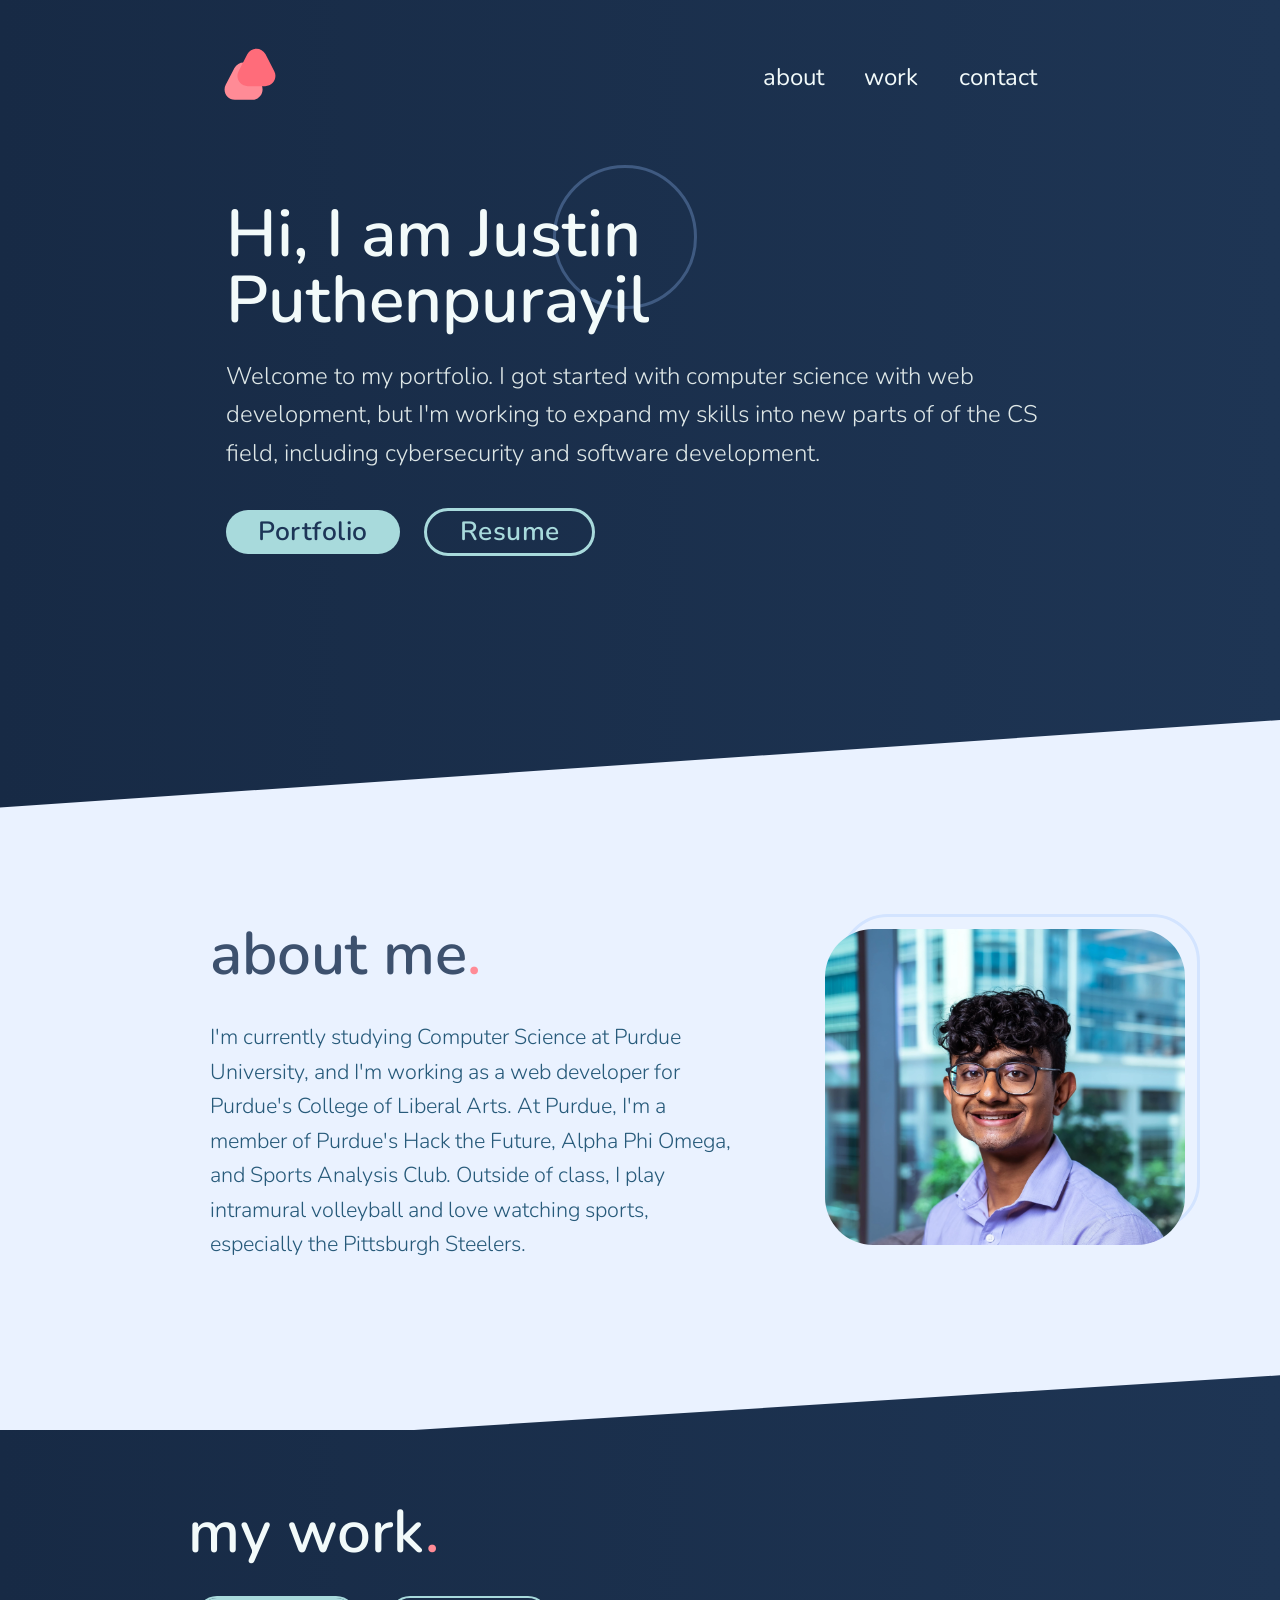
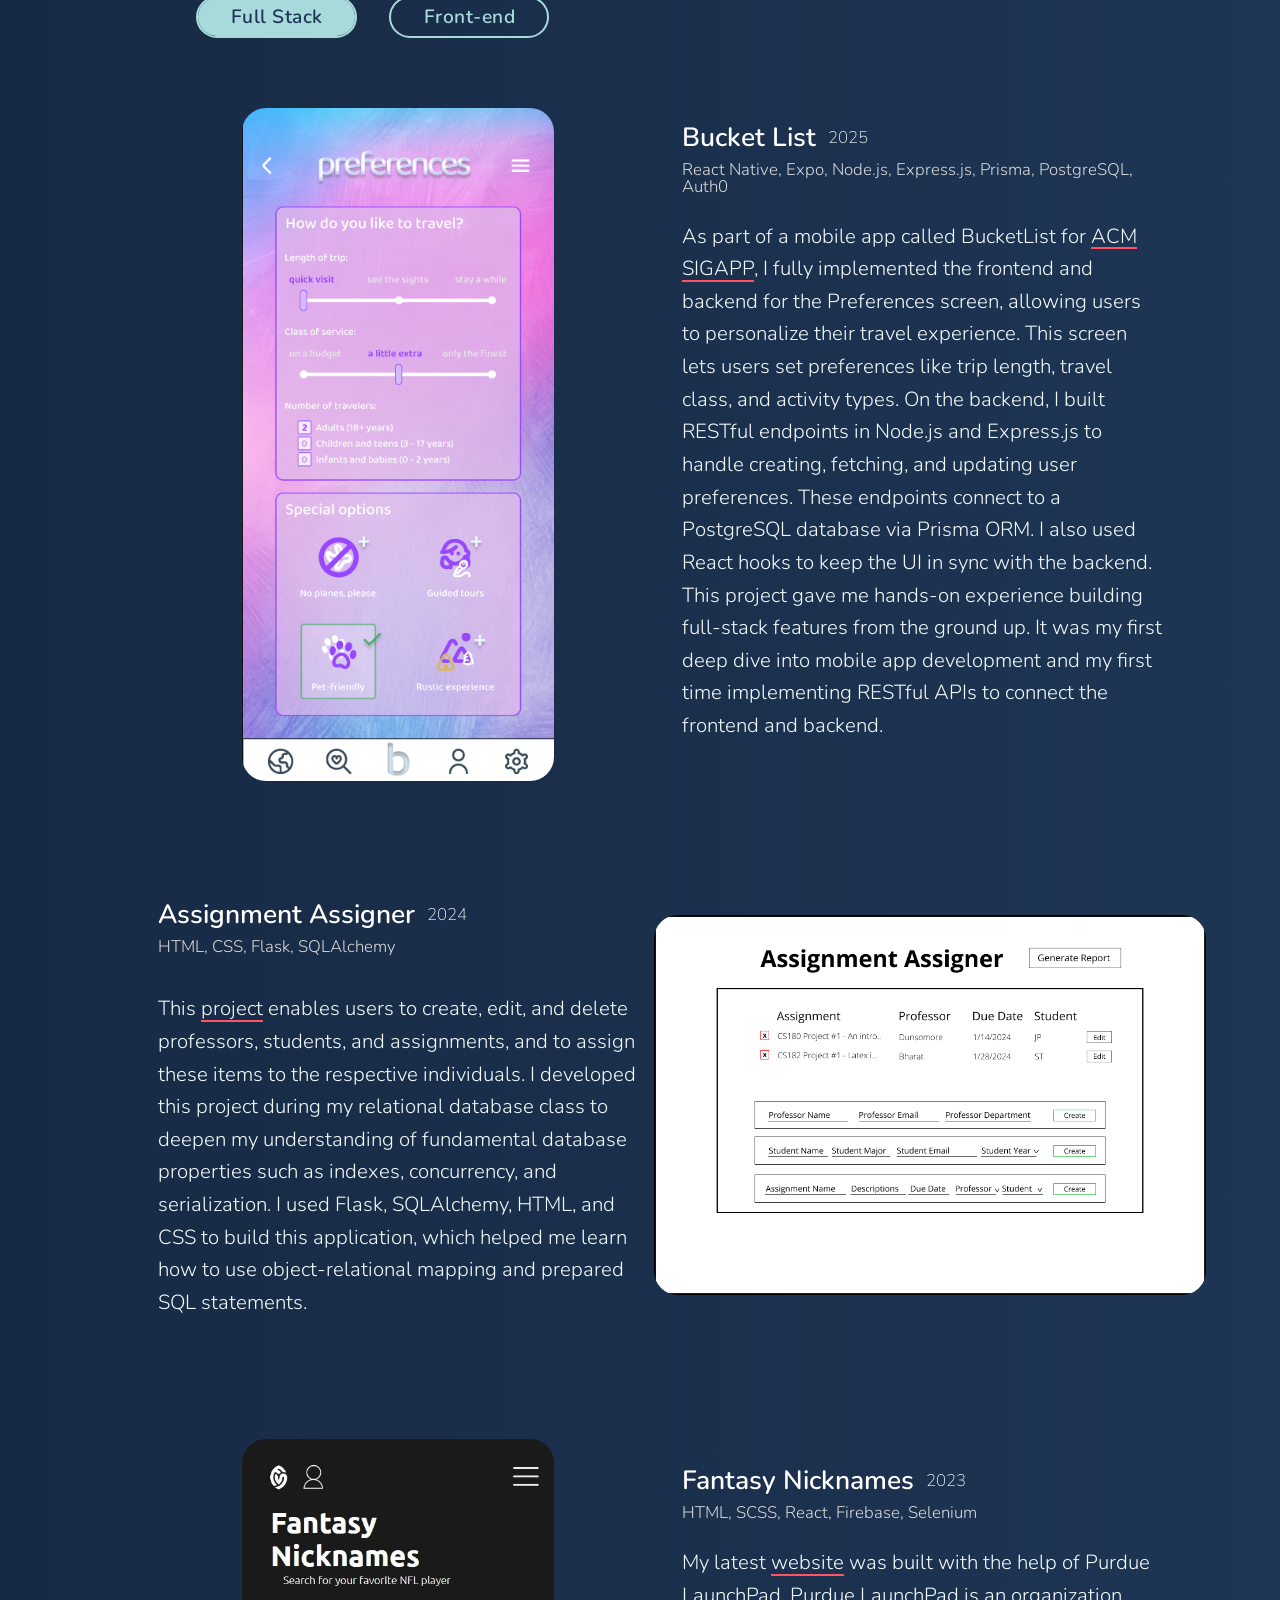
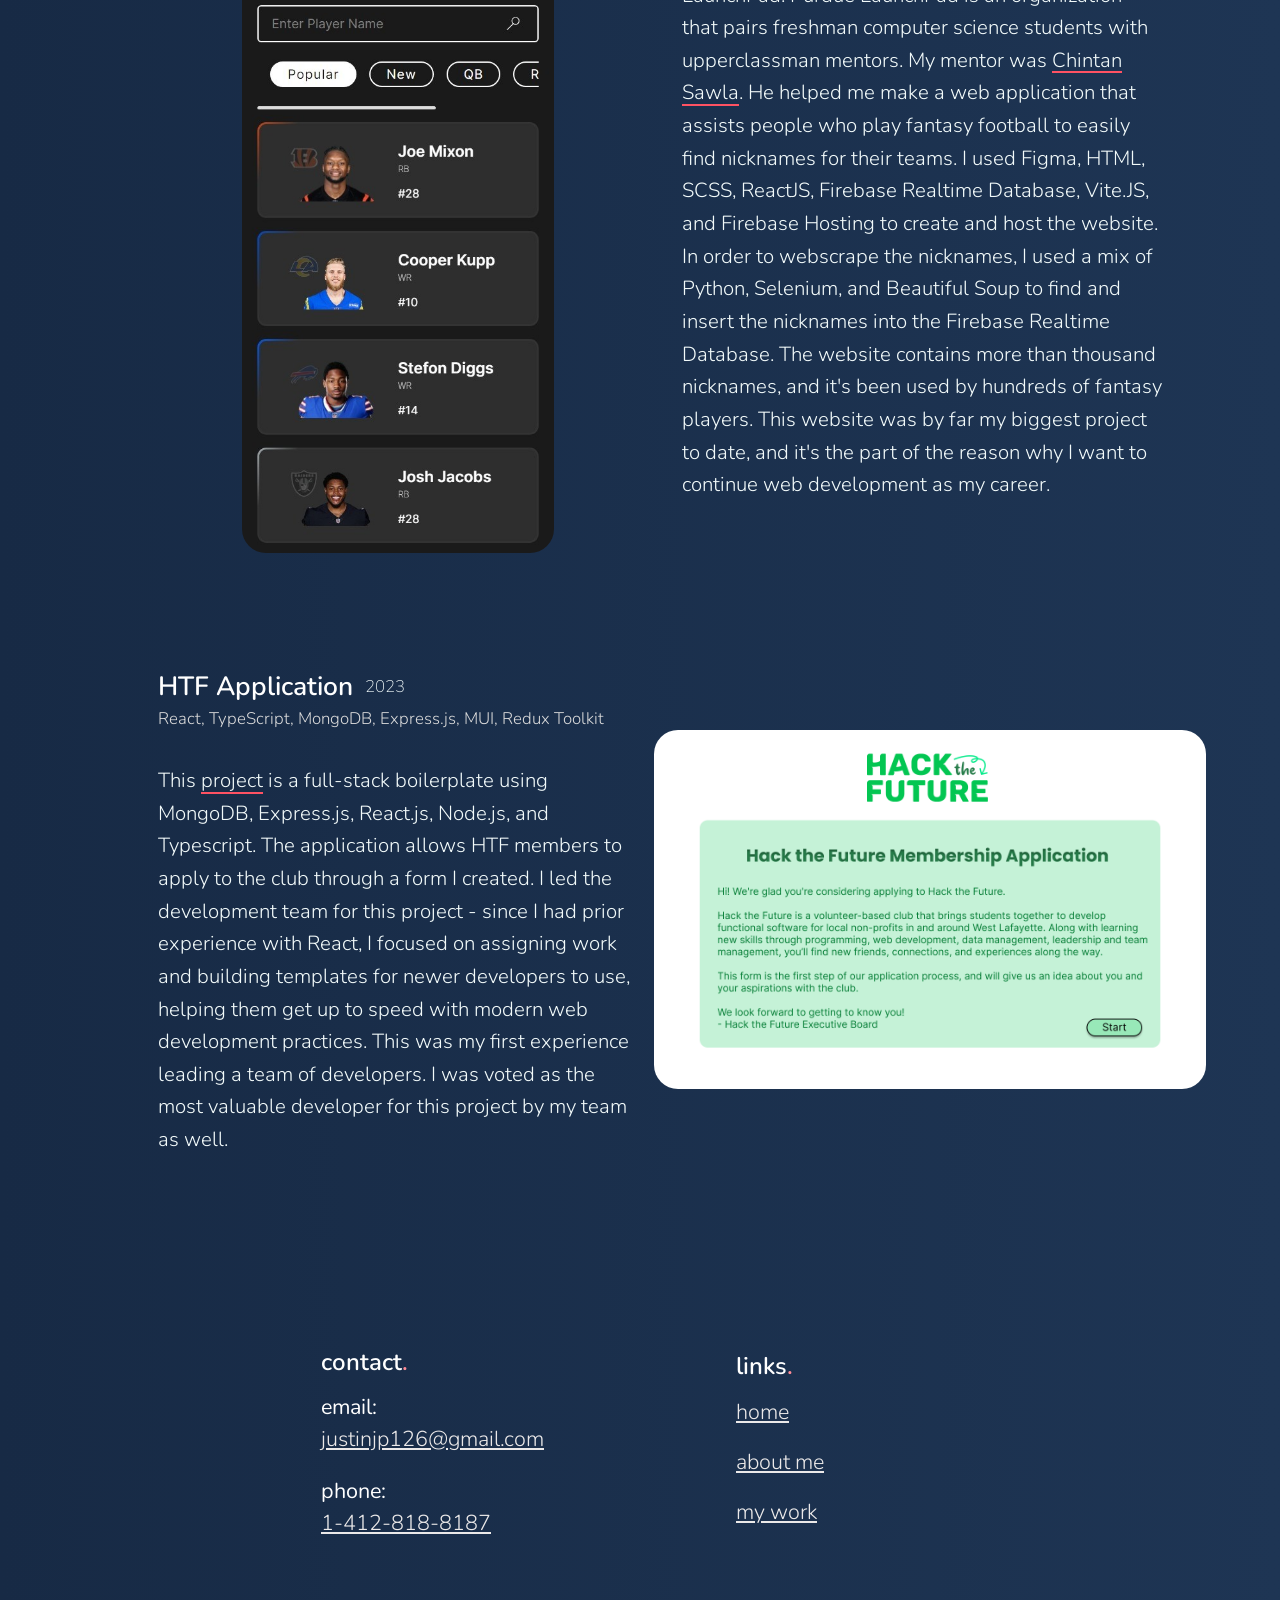
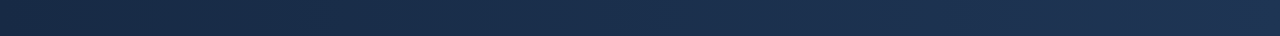
<file: index.html>
<!DOCTYPE html>
<html lang="en">

<head>
  <meta charset="UTF-8" />
  <meta http-equiv="X-UA-Compatible" content="IE=edge" />
  <meta name="viewport" content="width=device-width, initial-scale=1.0" />
  <meta name="description"
    content="Hi! I'm Justin Puthenpurayil, and this is my portfolio. Come check out my projects!" />
  <meta name="theme-color" content="#172a45" />
  <link rel="preconnect" href="https://fonts.gstatic.com" />
  <link rel="apple-touch-icon" sizes="180x180" href="img/Group 3.png" />
  <link rel="icon" type="image/png" sizes="32x32" href="img/Group 3.png" />
  <link rel="icon" type="image/png" sizes="16x16" href="img/Group 3.png" />
  <link href="https://fonts.googleapis.com/css2?family=Nunito:wght@200;300;400;600;700;800;900&display=swap"
    rel="stylesheet" />
  <link href="https://cdn.jsdelivr.net/npm/bootstrap@5.0.1/dist/css/bootstrap.min.css" rel="stylesheet"
    integrity="sha384-+0n0xVW2eSR5OomGNYDnhzAbDsOXxcvSN1TPprVMTNDbiYZCxYbOOl7+AMvyTG2x" crossorigin="anonymous" />
  <link rel="stylesheet" href="src/css/style.min.css" />
  <title>Home</title>
</head>

<body>
  <main>
    <button onclick="topFunction()" id="upBtn" aria-label="Scroll to Top Button">
      <svg id="upBtnArrow" viewBox="0 0 16 29" fill="none" xmlns="http://www.w3.org/2000/svg">
        <path id="upBtnLine" d="M1 1L15 1" stroke="#1D3557" stroke-width="2" stroke-linecap="round" />
        <path id="upBtnLineTwo"
          d="M7 28C7 28.5523 7.44772 29 8 29C8.55228 29 9 28.5523 9 28L7 28ZM8.70711 6.29289C8.31658 5.90237 7.68342 5.90237 7.29289 6.29289L0.928933 12.6569C0.538409 13.0474 0.538409 13.6805 0.928933 14.0711C1.31946 14.4616 1.95262 14.4616 2.34315 14.0711L8 8.41421L13.6569 14.0711C14.0474 14.4616 14.6805 14.4616 15.0711 14.0711C15.4616 13.6805 15.4616 13.0474 15.0711 12.6569L8.70711 6.29289ZM9 28L9 7L7 7L7 28L9 28Z"
          fill="#1D3557" />
      </svg>
    </button>
    <div class="scroll-container" id="butter">
      <div class="background-container">
        <div class="container">
          <nav class="navbar navbar-expand-sm navbar-dark">
            <div class="container margin-container">
              <svg id="triangleContainer" class="logo" xmlns="http://www.w3.org/2000/svg" width="84" height="93"
                viewBox="0 0 84 93" fill="none">
                <path id="triangleOne"
                  d="M23.8419 36.6007C28.316 27.9528 40.684 27.9528 45.1581 36.6006L55.3167 56.2359C59.4491 64.2233 53.6517 73.75 44.6586 73.75H24.3414C15.3483 73.75 9.55093 64.2233 13.6833 56.2359L23.8419 36.6007Z"
                  fill="#FF8B96" />
                <path id="triangleTwo"
                  d="M38.8419 20.6007C43.316 11.9528 55.684 11.9528 60.1581 20.6006L70.3167 40.2359C74.4491 48.2233 68.6517 57.75 59.6586 57.75H39.3414C30.3483 57.75 24.5509 48.2233 28.6833 40.2359L38.8419 20.6007Z"
                  fill="#FF6C7A" />
              </svg>
              <button class="navbar-toggler" type="button" data-bs-toggle="collapse" data-bs-target="#navbarNav"
                aria-controls="navbarNav" aria-expanded="false" aria-label="Toggle navigation">
                <span class="navbar-toggler-icon"></span>
              </button>
              <div class="collapse navbar-collapse justify-content-end" id="navbarNav">
                <ul class="navbar-nav end">
                  <li class="nav-item">
                    <span class="nav-link" id="about">about</span>
                  </li>
                  <li class="nav-item">
                    <span class="nav-link" id="work">work</span>
                  </li>
                  <li class="nav-item">
                    <span class="nav-link" id="contact">contact</span>
                  </li>
                </ul>
              </div>
            </div>
          </nav>
          <section>
            <div class="container d-flex justify-content-start">
              <div class="hero" id="hero">
                <h1 class="hero__title">
                  <span class="hero__title_circleContainer">
                    <span class="hero__title_circle"></span>
                    <span class="hero__title_zindex"> Hi, I am Justin </span>
                    Puthenpurayil
                  </span>
                </h1>
                <p class="hero__paragraph">
                  Welcome to my portfolio.
                  I got started with computer science with web development, but
                  I'm working to expand my skills into new parts of of the CS field,
                  including cybersecurity and software development.
                </p>
                <div class="hero__buttons">
                  <a class="hero__buttons_portfolio" tabindex="0" id="portfolio">Portfolio</a>
                  <a class="hero__buttons_resume" tabindex="0" href="pdf/Justin_Puthenpurayil_Resume.pdf"
                    target="_blank">Resume</a>
                </div>
              </div>
            </div>
          </section>
        </div>
      </div>
      <section class="aboutColor" id="aboutSection">
        <div class="aboutPath">
          <div class="container">
            <div class="about">
              <div class="row">
                <div class="
                      col-md-8 col-sm-12
                      d-flex
                      align-content-around
                      flex-column
                    ">
                  <h2 class="about__title">
                    about me<span class="about__title_period">.</span>
                  </h2>
                  <p class="about__paragraph">
                    I'm currently studying Computer Science at Purdue University, and I'm
                    working as a web developer for Purdue's College of Liberal Arts. At Purdue, I'm a
                    member of Purdue's Hack the Future, Alpha Phi Omega, and Sports Analysis Club. Outside of class,
                    I play intramural volleyball and love watching sports, especially the Pittsburgh Steelers.
                  </p>
                </div>
                <div class="col-md-4 col-sm-12 position-relative px-4 imgPadding d-flex align-items-center">
                  <div class="position-relative">
                    <picture>
                      <source type="image/webp" srcset="img/JustinPuthenpurayil.webp" />
                      <source type="image/jpeg" srcset="img/JustinPuthenpurayil.jpg" />
                      <img class="about__img" src="img/JustinPuthenpurayil.jpg" alt="Image of Justin Puthenpurayil" />
                    </picture>
                    <span class="about__imgOutline"></span>
                  </div>
                </div>
              </div>
            </div>
          </div>
        </div>
      </section>

      <section id="workSection">
        <div class="work container-fluid">
          <h2 class="work__title">
            my work<span class="work__title_period">.</span>
          </h2>

          <div class="work__buttons">
            <span class="work__buttons-button active" id="fullstack">Full Stack</span>
            <span class="work__buttons-button" id="frontend">Front-end</span>
            <!-- <span class="work__buttons-button" id="systems">Systems</span> -->
          </div>

          <div class="workItems">
            <div class="row workContainer fullstack ">
              <div class="
                                                        col-lg-6
                                                        d-flex
                                                        justify-content-center
                                                        align-items-center
                                                      ">
                <a class="zoom"
                  href="https://www.figma.com/proto/d3rcnfqqfJZbmmeTP3hqRZ/bucketlist-app?node-id=1-2&starting-point-node-id=1%3A2&show-proto-sidebar=1&t=J7YklnhT0ligm2NZ-1"
                  target="_blank">
                  <picture>
                    <source type="image/png" srcset="img/bucketlist.png" />
                    <img src="img/bucketlist.png" alt="Bucket List Image" class="work__img_bucketlist work-img" />
                  </picture>
                </a>
              </div>
              <div class="
                                                        col-md-12 col-lg-6
                                                        d-flex
                                                        justify-content-center
                                                        flex-column
                                                        position-relative
                                                      ">
                <h3 class="work__subtitle">Bucket List<span class="work__subtitle-year">2025</span></h3>
                <p class="work__techs">React Native, Expo, Node.js, Express.js, Prisma, PostgreSQL, Auth0
                </p>
                <p class="work__paragraphR">
                  As part of a mobile app called BucketList for <a class="work__link"
                    href="https://www.instagram.com/purduesigapp/" target="_blank">ACM SIGAPP</a>, I fully implemented
                  the frontend and backend for the Preferences
                  screen, allowing users to personalize their travel experience. This
                  screen lets users
                  set preferences like trip length, travel class, and activity types.

                  On the backend, I built RESTful endpoints in Node.js and Express.js to handle creating, fetching, and
                  updating user
                  preferences. These endpoints
                  connect to a PostgreSQL database via Prisma ORM. I also used React hooks to keep the UI in sync with
                  the backend.

                  This project gave me hands-on experience building full-stack features from the ground up. It was my
                  first deep dive into mobile app
                  development and my
                  first time implementing RESTful APIs to connect the frontend and backend.
                </p>
              </div>
            </div>

            <div class="row workContainer fullstack">
              <div class="
                  col-md-12 col-lg-6
                  d-flex
                  justify-content-center
                  flex-column
                  align-items-center
                  position-relative
                  flex-change
                  neg-margin
                 ">
                <span class="webmasterOneContainer">
                  <h3 class="work__subtitle">Assignment Assigner <span class="work__subtitle-year">2024</span></h3>
                  <p class="work__techs">HTML, CSS, Flask, SQLAlchemy</p>
                  <p class="work__paragraphL">
                    This <a class="work__link" href="https://github.com/Justinjp126/flaskWorkshop"
                      target="_blank">project</a> enables users to create, edit, and delete professors, students, and
                    assignments, and to
                    assign these items
                    to the respective individuals. I developed this project during my relational database class to
                    deepen my understanding
                    of fundamental database properties such as indexes, concurrency, and serialization. I used Flask,
                    SQLAlchemy, HTML, and
                    CSS to build this application, which helped me learn how to use object-relational mapping and
                    prepared SQL statements.

                  </p>
                </span>
              </div>
              <div class="col-lg-6 d-flex
                                justify-content-center
                                flex-column
                                align-items-center">
                <picture>
                  <source type="image/webp" srcset="img/relax.webp" />
                  <source type="image/png" srcset="img/relax.png" />
                  <a class="zoom" href="https://github.com/Justinjp126/flaskWorkshop" target="_blank">
                    <img src="img/assignment.png" alt="Assignment Assigner Website" class="work__img_dmc work-img" />
                  </a>
                </picture>
              </div>
            </div>

            <div class="row workContainer fullstack">
              <div class="
                                            col-lg-6
                                            d-flex
                                            justify-content-center
                                            align-items-center
                                          ">
                <a class="zoom" href="https://fantasy-nicknames.web.app/" target="_blank">
                  <picture>
                    <source type="image/jpeg" srcset="img/fantasy-crop.jpeg" />
                    <img src="img/fantasy-crop.jpeg" alt="Fantasy Nicknames Image" class="work__img_fantasy work-img" />
                  </picture>
                </a>
              </div>
              <div class="
                                            col-md-12 col-lg-6
                                            d-flex
                                            justify-content-center
                                            flex-column
                                            position-relative
                                          ">
                <h3 class="work__subtitle">Fantasy Nicknames<span class="work__subtitle-year">2023</span></h3>
                <p class="work__techs">HTML, SCSS, React, Firebase, Selenium</p>
                <p class="work__paragraphR">
                  My latest
                  <a class="work__link" href="https://fantasy-nicknames.web.app/" target="_blank">website</a>
                  was built with the help of Purdue LaunchPad. Purdue LaunchPad is an organization that pairs freshman
                  computer science students
                  with upperclassman mentors. My mentor was <a class="work__link"
                    href="https://www.linkedin.com/in/chintansawla/" target="_blank">Chintan Sawla</a>. He helped me
                  make a web application
                  that assists people who play fantasy football to easily find nicknames for their teams. I used Figma,
                  HTML, SCSS, ReactJS, Firebase
                  Realtime Database, Vite.JS, and Firebase Hosting to create and host the website. In order to webscrape
                  the
                  nicknames, I used a mix of
                  Python, Selenium, and Beautiful Soup to find and insert the nicknames into the Firebase Realtime
                  Database. The website contains more than
                  thousand nicknames, and it's been used by hundreds of fantasy players. This website was by far my
                  biggest project to date, and it's the part of the reason why
                  I want to continue web development as my career.
                </p>
              </div>
            </div>

            <div class="row workContainer fullstack">
              <div class="
                              col-md-12 col-lg-6
                              d-flex
                              justify-content-center
                              flex-column
                              align-items-center
                              position-relative
                              flex-change
                              neg-margin
                             ">
                <span class="webmasterOneContainer">
                  <h3 class="work__subtitle">HTF Application <span class="work__subtitle-year">2023</span></h3>
                  <p class="work__techs">React, TypeScript, MongoDB, Express.js, MUI, Redux Toolkit</p>
                  <p class="work__paragraphL">
                    This <a class="work__link" href="https://github.com/Justinjp126/htfApplication"
                      target="_blank">project</a> is a full-stack boilerplate using MongoDB, Express.js, React.js,
                    Node.js, and Typescript. The application allows HTF members to apply to the club through a form I
                    created. I led the development team for this project - since I had prior experience with React, I
                    focused on assigning work and building templates for newer developers to use, helping them get up to
                    speed with modern web development practices. This was my first experience leading a team of
                    developers. I was voted as the most valuable developer for this project by my team as well.
                  </p>
                </span>
              </div>
              <div class="col-lg-6 d-flex
                                            justify-content-center
                                            flex-column
                                            align-items-center">
                <picture>
                  <source type="image/webp" srcset="img/htf.png" />
                  <source type="image/png" srcset="img/htf.png" />
                  <a class="zoom" href="https://github.com/Justinjp126/htfApplication" target="_blank">
                    <img src="img/htf.png" alt="HTF Application Website" class="work__img_dmc work-img" />
                  </a>
                </picture>
              </div>
            </div>

            <div class="row workContainer frontend">
              <div class="
                  col-md-12 col-lg-6
                  d-flex
                  justify-content-center
                  flex-column
                  align-items-center
                  position-relative
                  flex-change
                  neg-margin
                 ">
                <span class="webmasterOneContainer">
                  <h3 class="work__subtitle">TSA Webmaster #4<span class="work__subtitle-year">2022</span></h3>
                  <p class="work__techs">HTML, SCSS</p>
                  <p class="work__paragraphL">
                    For our final TSA <a class="work__link" href="https://justinjp126.github.io/Relaxation_Website/"
                      target="_blank">website</a>, the theme was to create a mental-health focused website.
                    We decided to create a virtual "Relaxation Week" where for one week, users could use the website to
                    find free guided yoga, exercise, and meditation sessions.
                    My team and I created visually pleasing and calming website using tranquil graphics,
                    understated color scheme, and CSS animations. The main feature of this website was a guided
                    meditation feature
                    where users could follow along easily created using several CSS Animations.
                  </p>
                </span>
              </div>
              <div class="col-lg-6 d-flex
                                justify-content-center
                                flex-column
                                align-items-center">
                <picture>
                  <source type="image/webp" srcset="img/relax.webp" />
                  <source type="image/png" srcset="img/relax.png" />
                  <a class="zoom" href="https://justinjp126.github.io/Relaxation_Website/" target="_blank">
                    <img src="img/relax.png" alt="Relaxation Website" class="work__img_dmc work-img " />
                  </a>
                </picture>
              </div>
            </div>

            <div class="row workContainer frontend">
              <div class="
                                col-lg-6
                                d-flex
                                justify-content-center
                                align-items-center
                              ">
                <a class="zoom" href="https://justinjp126.github.io/distinguishedCommunicationsWebsite/index.html"
                  target="_blank">
                  <picture>
                    <source type="image/webp" srcset="img/dmc.webp" />
                    <source type="image/png" srcset="img/dmc.png" />
                    <img src="img/dmc.png" alt="Distinguished Medical Communications Image"
                      class="work__img_dmc work-img" />
                  </picture>
                </a>
              </div>
              <div class="
                                col-md-12 col-lg-6
                                d-flex
                                justify-content-center
                                flex-column
                                position-relative
                              ">
                <h3 class="work__subtitle">TSA Webmaster #3<span class="work__subtitle-year">2021</span></h3>
                <p class="work__techs">HTML, SCSS, Bootstrap, jQuery</p>
                <p class="work__paragraphR">
                  Our penultimate
                  <a class="work__link"
                    href="https://justinjp126.github.io/distinguishedCommunicationsWebsite/index.html"
                    target="_blank">website</a>
                  for TSA would place first at regionals, and we would go on
                  to place 2nd at states. We created this website using HTML
                  and (S)CSS. We also used various Javascript libraries and
                  frameworks such as Bootstrap, jQuery, and Sweet Alert 2.
                </p>
              </div>
            </div>

            <div class="row workContainer frontend">
              <div class="
                                col-md-12 col-lg-6
                                d-flex
                                justify-content-center
                                flex-column
                                align-items-center
                                flex-change
                                position-relative
                                neg-margin
                              ">
                <span class="webmasterOneContainer">
                  <h3 class="work__subtitle">Nursing Home Mask Initiative<span class="work__subtitle-year">2020</span>
                  </h3>
                  <p class="work__techs">HTML, SCSS, Laravel, mySQL</p>
                  <p class="work__paragraphL">
                    My friend and his partner started the
                    <a class="work__link"
                      href="https://web.archive.org/web/20230402184346/http://nursinghomemaskinitiative.com/"
                      target="_blank">Nursing Home
                      Mask Initiative</a>
                    at the beginning of the pandemic. They wanted to make an
                    initiative to help nursing homes, who needed masks, get
                    connected with mask-maskers. However, they needed a
                    website to start their project, and that’s when my friend
                    asked me to help. My friend and I created this website
                    using multiple languages including, HTML, (S)CSS, and
                    Javascript for the frontend, and Laravel and MySQL for the
                    backend. This project took hundreds of hours to complete,
                    over two months. All in all, we were able to get around
                    150 masks to nursing homes. We were also able to
                    collaborate with the Pittsburgh Penguins to promote our
                    initiative.
                  </p>
                </span>
              </div>
              <div class="col-lg-6 ">
                <picture>
                  <source type="image/webp" srcset="img/nhmi.webp" />
                  <source type="image/png" srcset="img/nhmi.png" />
                  <a class="zoom margin-left"
                    href="https://web.archive.org/web/20230402184346/http://nursinghomemaskinitiative.com/"
                    target="_blank">
                    <img src="img/nhmi.png" alt="Nursing Home Mask Initiative Image" class="work__img_nhmi work-img" />
                  </a>
                </picture>
              </div>
            </div>

            <div class="row workContainer frontend">
              <div class="
                                col-lg-6
                                d-flex
                                justify-content-center
                                align-items-center
                              ">
                <a class="zoom" href="https://voltatsa.000webhostapp.com/index.html" target="_blank">
                  <picture>
                    <source type="image/webp" srcset="img/volta.webp" />
                    <source type="image/png" srcset="img/volta.png" />
                    <img src="img/volta.png" alt="Volta Image" class="work__img_volta work-img" />
                  </picture>
                </a>
              </div>
              <div class="
                                col-md-12 col-lg-6
                                d-flex
                                justify-content-center
                                flex-column
                                position-relative
                              ">
                <span class="webmasterTwoContainer">
                  <h3 class="work__subtitle">TSA Webmaster #2<span class="work__subtitle-year">2019</span>
                  </h3>
                  <p class="work__techs">HTML, SCSS</p>
                  <p class="work__paragraphR">
                    Our next
                    <a class="work__link" href="https://voltatsa.000webhostapp.com/index.html"
                      target="_blank">website</a>
                    for TSA, created using HTML/CSS, placed 1st at regionals;
                    however, we could not compete at states due to COVID-19.
                    Despite this, the pandemic gave me the time to learn the
                    fundamentals of web design, preparing for my (then) biggest
                    project to date: The Nursing Home Mask Initiative.
                  </p>
                </span>
              </div>
            </div>

            <div class="row workContainer frontend">
              <div class="
                                col-md-12 col-lg-6
                                d-flex
                                justify-content-center
                                flex-column
                                align-items-center
                                flex-change
                                position-relative
                              ">
                <span class="webmasterOneContainer">
                  <h3 class="work__subtitle">TSA Webmaster #1<span class="work__subtitle-year">2018</span>
                  </h3>
                  <p class="work__paragraphL">
                    In my first year in high school, I joined the Technology
                    Student Association (TSA). My group and I competed in the
                    Webmaster event, and we created a
                    <a class="work__link" href="https://webmasterpatsa2018.weebly.com/khalifa.html"
                      target="_blank">website</a>
                    about Wiz Khalifa using Weebly. We advanced to the state
                    conference with this project. While building the website,
                    I learned about design fundamentals, such as color,
                    typography, and white space.
                  </p>
                </span>
              </div>
              <div class="col-lg-6">
                <a class="zoom" href="https://webmasterpatsa2018.weebly.com/khalifa.html" target="_blank">
                  <picture>
                    <source type="image/webp" srcset="img/wiz.webp" />
                    <source type="image/jpeg" srcset="img/wiz.jpg" />
                    <img class="work__img_wiz work-img" src="img/wiz.jpg" alt="Wiz Khalifa Image" />
                  </picture>
                </a>
              </div>
            </div>

            <div class="row workContainer frontend">
              <div class="
                    col-lg-6
                    d-flex
                    justify-content-center
                    align-items-center
                  ">
                <a class="zoom" href="http://15167426.nhd.weebly.com/" target="_blank">
                  <picture>
                    <source type="image/webp" srcset="img/nhdCut.webp" />
                    <source type="image/jpeg" srcset="img/nhdCut.jpg" />
                    <img class="work__img_nhd align-self-center work-img" src="img/nhdCut.jpg"
                      alt="Image of National History Day Website" />
                  </picture>
                </a>
              </div>
              <div class="
                    col-md-12 col-lg-6
                    d-flex
                    justify-content-start
                    flex-column
                    align-content-center
                    position-relative
                  ">
                <h3 class="work__subtitle">National History Day<span class="work__subtitle-year">2017</span>
                </h3>
                <p class="work__paragraphR">
                  In 8th grade, I created my first
                  <a class="work__link" href="http://15167426.nhd.weebly.com/" target="_blank">website</a>
                  for National History Day (NHD). Using Weebly, I built the
                  website, and it would place 2nd at a regional conference.
                  This project was my first experience making websites, and it
                  inspired me to join Technology Student Association when I
                  was in high school.
                </p>
              </div>
            </div>
          </div>
        </div>
      </section>

      <section class="footer" id="contactSection">
        <div class="container">
          <div class="row">
            <div class="col-sm-6 d-flex justify-content-end px-5 footer-flex-one">
              <div class="contact">
                <h4 class="contact__title">contact<span>.</span></h4>
                <h5 class="contact__subTitle">email:</h5>
                <p class="contact__text">
                  <a class="contact__link" target="_blank"
                    href="mailto:justinjp126@gmail.com?subject=Website%20Inquiry">justinjp126@gmail.com</a>
                </p>
                <h6 class="contact__subTitle">phone:</h6>
                <p class="contact__text">
                  <a class="contact__link" target="_blank" href="tel:1-412-818-8187">1-412-818-8187</a>
                </p>
              </div>
            </div>
            <div class="
                  col-sm-6
                  d-flex
                  justify-content-start
                  px-5
                  footer-flex-two
                ">
              <div class="links">
                <h4S class="links__title">links<span>.</span></h4S>
                <p class="links__text" id="home">home</p>
                <p class="links__text" id="aboutme">about me</p>
                <p class="links__text" id="mywork">my work</p>
              </div>
            </div>
          </div>
        </div>
      </section>
    </div>
  </main>

  <script src="https://cdn.jsdelivr.net/npm/bootstrap@5.0.1/dist/js/bootstrap.bundle.min.js"
    integrity="sha384-gtEjrD/SeCtmISkJkNUaaKMoLD0//ElJ19smozuHV6z3Iehds+3Ulb9Bn9Plx0x4"
    crossorigin="anonymous"></script>
  <script src="https://code.jquery.com/jquery-3.6.0.min.js"
    integrity="sha256-/xUj+3OJU5yExlq6GSYGSHk7tPXikynS7ogEvDej/m4=" crossorigin="anonymous"></script>
  <script src="js/index.js"></script>
</body>

</html>
</file>
<file: src/css/style.min.css>
*,*::before,*::after{padding:0;margin:0;border:0;box-sizing:border-box}html{scroll-behavior:smooth;height:100%;text-rendering:optimizeLegibility}html{font-size:16px}@media screen and (min-width: 320px){html{font-size:calc(16px + 8*(100vw - 320px)/880)}}@media screen and (min-width: 1200px){html{font-size:24px}}body{font-family:"Nunito",sans-serif;overflow-x:hidden}#upBtn{display:block;opacity:0;width:2.5rem;height:2.5rem;position:fixed;bottom:2rem;right:2.5rem;z-index:99;border:none;outline:none;background:#a8dadc;--c1: rgba(168, 218, 220, 1);--c2: rgba(87, 179, 204, 1);background:linear-gradient(132deg, var(--c1, rgb(168, 218, 220)), var(--c2, rgb(87, 179, 204)) 51%, var(--c1, rgb(168, 218, 220))) var(--x, 0)/200%;border-radius:100px;transition:200ms ease;cursor:default}.btn_active{cursor:pointer !important;opacity:1 !important;transition:200ms ease-in !important}#upBtnArrow{width:.75rem}.floatArrow{animation:arrowFloatIn 1s infinite}@keyframes arrowFloatIn{0%{transform:translateY(0%)}50%{transform:translateY(-5%)}100%{transform:translateY(0%)}}@keyframes arrowFloatOut{0%,100%{transform:translateY(0%)}}.background-container{height:min(80vh,35rem);background:#172a45;background:linear-gradient(90deg, rgb(23, 42, 69) 0%, rgb(30, 53, 84) 100%)}.logo{width:3rem}#triangleOne{transition:200ms ease-in}#triangleTwo{transition:200ms ease-in}#triangleContainer{cursor:default}#triangleContainer:hover>#triangleTwo{fill:#ff8b96;transform:translate(-2px, 2px);transition:200ms ease-in}#triangleContainer:hover>#triangleOne{fill:#ff6c7a;transform:translate(2px, -2px);transition:200ms ease-in}.margin-container{margin:.75rem 4.5rem}.nav-link{color:#f2fafa;font-size:1rem;font-weight:400;margin-right:.7rem;cursor:pointer}.navbar-toggler:focus,.navbar-toggler:active,.navbar-toggler-icon:focus{outline:none;box-shadow:none}.navbar .navbar-toggler{border-color:hsla(0,0%,100%,0)}.navbar .navbar-toggler{color:hsla(0,0%,100%,.55) !important}.nav .nav-link:hover,.nav-link:focus{color:rgb(186.75,228.75,228.75);transition:ease 150ms}@media only screen and (max-width: 992px){.margin-container{margin:.75rem 3rem}}@media only screen and (max-width: 768px){.margin-container{margin:.75rem 1rem}}.hero{margin:2rem 5rem;color:#f2fafa}.hero__title{font-size:2.75rem;font-weight:600;display:inline-block;z-index:10;line-height:1}.hero__title_zindex{position:relative;z-index:10}.hero__title_circleContainer{position:relative;z-index:10}.hero__title_circle{height:6rem;width:6rem;border:#3f5a81 solid 3px;border-radius:50%;position:absolute;right:-2rem;top:-1rem;z-index:-1;animation:float 6s infinite}@keyframes float{0%{transform:scaleX(1) scaleY(1)}50%{transform:scaleX(1.05) scaleY(1.05)}100%{transform:scaleX(1) scaleY(1)}}.hero__paragraph{position:relative;z-index:10;font-size:1rem;color:#dee7e7;font-weight:300;max-width:60ch;margin:.5rem 0 0 0;line-height:1.6}.hero__buttons{display:flex;flex-direction:row;margin-top:1.5rem}.hero__buttons_portfolio{font-weight:600;letter-spacing:.5px;border-radius:100px;display:flex;align-self:center;cursor:pointer;text-decoration:none;background-color:#a8dadc;color:#1d3557;text-align:center;font-size:1.1rem;padding:.1rem 1.35rem;transition:all 200ms ease-out;margin-right:1rem}.hero__buttons_portfolio:hover,.hero__buttons_portfolio:focus{background-color:rgb(131.631147541,202.5327868852,205.368852459);color:rgb(16.25,29.6982758621,48.75);transition:all 200ms ease-in}.hero__buttons_resume{font-weight:600;letter-spacing:.5px;border-radius:100px;display:flex;align-self:center;cursor:pointer;text-decoration:none;background-color:rgba(0,0,0,0);color:#a8dadc;border:#a8dadc solid 3px;text-align:center;font-size:1.1rem;padding:.05rem 1.35rem;transition:background-color 200ms ease-out}.hero__buttons_resume:hover,.hero__buttons_resume:focus{background-color:#a8dadc;color:#1d3557;transition:all 200ms ease-in}@media only screen and (max-width: 768px){.background-container{height:min(80vh,35rem)}.hero{margin:2rem .5rem;height:80vh}.hero__title_circle{right:-1.5rem;top:-1.5rem}}.aboutColor{background:#172a45;background:linear-gradient(90deg, rgb(23, 42, 69) 0%, rgb(30, 53, 84) 100%)}.aboutPath{background-image:url(https://justinjp126.github.io/Portfolio/img/rect.svg);background-repeat:no-repeat;background-size:cover;padding:7rem 15% 6rem}.about__title{color:#3d516e;font-weight:600;line-height:1;font-size:2.5rem;padding-top:1.5rem}.about__title_period{color:#ff8b96}.about__paragraph{color:#275a7a;font-weight:300;line-height:1.6;padding:1rem 1.5rem 0 0;font-size:max(.9rem,15px);max-width:60ch}.about__img{width:15rem;border-radius:2rem;position:relative;z-index:10}.about__imgOutline{border:3px solid #d3e4ff;position:absolute;z-index:1;top:-15px;left:15px;width:15rem;height:100%;border-radius:2rem}@media only screen and (max-width: 768px){.about .imgPadding{padding:1.5rem 0 0 0 !important}.about__paragraph{padding:1rem 0 0 0}.about__img{width:90%}.about__imgOutline{width:90%}.aboutPath{padding:8.5rem 5% 7rem}}#workSection{background:#172a45;background:linear-gradient(90deg, rgb(23, 42, 69) 0%, rgb(30, 53, 84) 100%)}.work{background:#172a45;background:linear-gradient(90deg, rgb(23, 42, 69) 0%, rgb(30, 53, 84) 100%);padding:0rem 8%}.work .workContainer{padding-bottom:4rem;display:none}.work .workContainer.show{display:flex}.work .webmasterOneContainer{padding-top:1rem}.work .webmasterTwoContainer{padding-top:.7rem}.work .workItems{padding-left:2rem;margin-top:3rem}.work__title{color:#f2fafa;font-weight:600;line-height:1;font-size:2.5rem;padding:3rem 0 1rem 8%}.work__title_period{color:#ff8b96}.work__subtitle{position:relative;z-index:10;color:#fff;font-weight:600;line-height:1;font-size:1.1rem;display:flex;align-items:center}.work__subtitle-year{color:#f2fafa;font-weight:200;line-height:1;font-size:.7rem;margin:.1rem .5rem 0}.work__techs{color:#dbdbdb;font-weight:300;line-height:1;font-size:.7rem;display:flex;align-items:center}.work__buttons{display:flex;flex-direction:row;margin:0 0 1rem 4rem}.work__buttons-button{font-weight:600;letter-spacing:.5px;border-radius:100px;display:flex;align-self:center;cursor:pointer;text-decoration:none;background-color:rgba(0,0,0,0);color:#a8dadc;text-align:center;font-size:.8rem;padding:.2rem 1.35rem;transition:all 200ms ease-out;margin-right:1.5rem;outline:2px solid #a8dadc}.work__buttons .active{background-color:#a8dadc;color:#1d3557;transition:all 200ms ease-in}.work__buttons-button:hover,.work__buttons-button:focus{background-color:rgb(131.631147541,202.5327868852,205.368852459);color:rgb(16.25,29.6982758621,48.75);transition:all 200ms ease-in}.work__buttons_resume{font-weight:600;letter-spacing:.5px;border-radius:100px;display:flex;align-self:center;cursor:pointer;text-decoration:none;background-color:rgba(0,0,0,0);color:#a8dadc;border:#a8dadc solid 3px;text-align:center;font-size:1.1rem;padding:.05rem 1.35rem;transition:background-color 200ms ease-out}.work__buttons_resume:hover,.work__buttons_resume:focus{background-color:#a8dadc;color:#1d3557;transition:all 200ms ease-in}.work__paragraphR{position:relative;z-index:10;color:#f2fafa;font-weight:300;line-height:1.6;font-size:max(.85rem,14px);max-width:40ch}.work__paragraphL{position:relative;z-index:10;color:#f2fafa;font-weight:300;line-height:1.6;font-size:max(.85rem,14px);max-width:40ch;padding-top:.5rem}.work__link{background:linear-gradient(to bottom, #ff5263 0%, #ff5263 100%);background-position:0 100%;background-repeat:repeat-x;background-size:.1rem .1rem;color:inherit;text-decoration:none;transition:background-size .2s}.work__link:hover{color:inherit;background-size:4px 50px}.work .zoom{height:auto;overflow:hidden;border-radius:1rem;cursor:pointer;display:inline-block}.work .zoom img{transition:transform .5s ease}.work .zoom:hover img{transform:scale(1.02)}.work .margin-left{margin-left:4rem}.work__img{position:relative;z-index:10;width:100%;border-radius:1rem}.work__img_nhd,.work__img_wiz,.work__img_volta{max-width:20rem}.work__img_nhmi,.work__img_fantasy,.work__img_bucketlist{max-width:13rem}.work__img_dmc{max-width:23rem}.work__img_fantasy{border-radius:.5rem}@media only screen and (max-width: 992px){.work{padding:2rem 0}.work__img_nhd,.work__img_wiz,.work__img_volta,.work__img_nhmi,.work__img_dmc,.work__img_fantasy,.work__img_bucketlist{display:none !important}.work .workContainer{width:95%;margin:0 auto 0 auto;padding-bottom:2rem;flex-direction:column}.work .workItems{padding:1rem}.work .flex-change{align-items:flex-start !important}.work .neg-margin{margin-top:-1rem}.work__paragraphR,.work__paragraphL{max-width:100%;font-size:1rem}}@media only screen and (max-width: 768px){.work .workContainer{width:100%;margin:0 auto 0 auto;padding-bottom:1.5rem;flex-direction:column}.work__img_nhd,.work__img_wiz,.work__img_volta,.work__img_nhmi,.work__img_dmc,.work__img_fantasy,.work__img_bucketlist{display:none !important}.work .workItems{padding:.5rem}.work .flex-change{align-items:flex-start !important}.work .neg-margin{margin-top:0}.work__paragraphR,.work__paragraphL{max-width:100%;font-size:.95rem}}.footer{background:#172a45;background:linear-gradient(90deg, rgb(23, 42, 69) 0%, rgb(30, 53, 84) 100%);padding:3rem 8%;color:#fff}.footer .contact{padding-right:1rem}.footer .contact__title{padding-bottom:.25rem;font-size:1rem;font-weight:600}.footer .contact__title span{color:#ff8b96}.footer .contact__subTitle{font-size:.9rem;font-weight:400;margin-bottom:.1rem}.footer .contact__text{font-size:.9rem;font-weight:300}.footer .contact__link{color:#ebe9e9;font-size:.9rem;font-weight:300;transition:100ms ease color}.footer .contact__link:focus,.footer .contact__link:hover{transition:200ms ease color;color:#fff}.footer .links{padding-left:1rem}.footer .links__title{padding-bottom:.25rem;font-size:1rem;font-weight:600}.footer .links__title span{color:#ff8b96}.footer .links__text{margin-bottom:.75rem;color:#ebe9e9;text-decoration:underline;cursor:pointer;font-size:.9rem;font-weight:300;transition:100ms ease color}.footer .links #home{margin-top:.5rem}.footer .links__text:focus,.footer .links__text:hover{transition:200ms ease color;color:#fff}@media only screen and (max-width: 768px){.footer{padding:0 !important;margin-top:-4rem}.footer .footer-flex-one,.footer .footer-flex-two{padding:1rem 2.5rem !important;justify-content:flex-start !important}.footer .footer-flex-two{padding-top:2rem}.footer .links{padding-left:0}}
</file>
